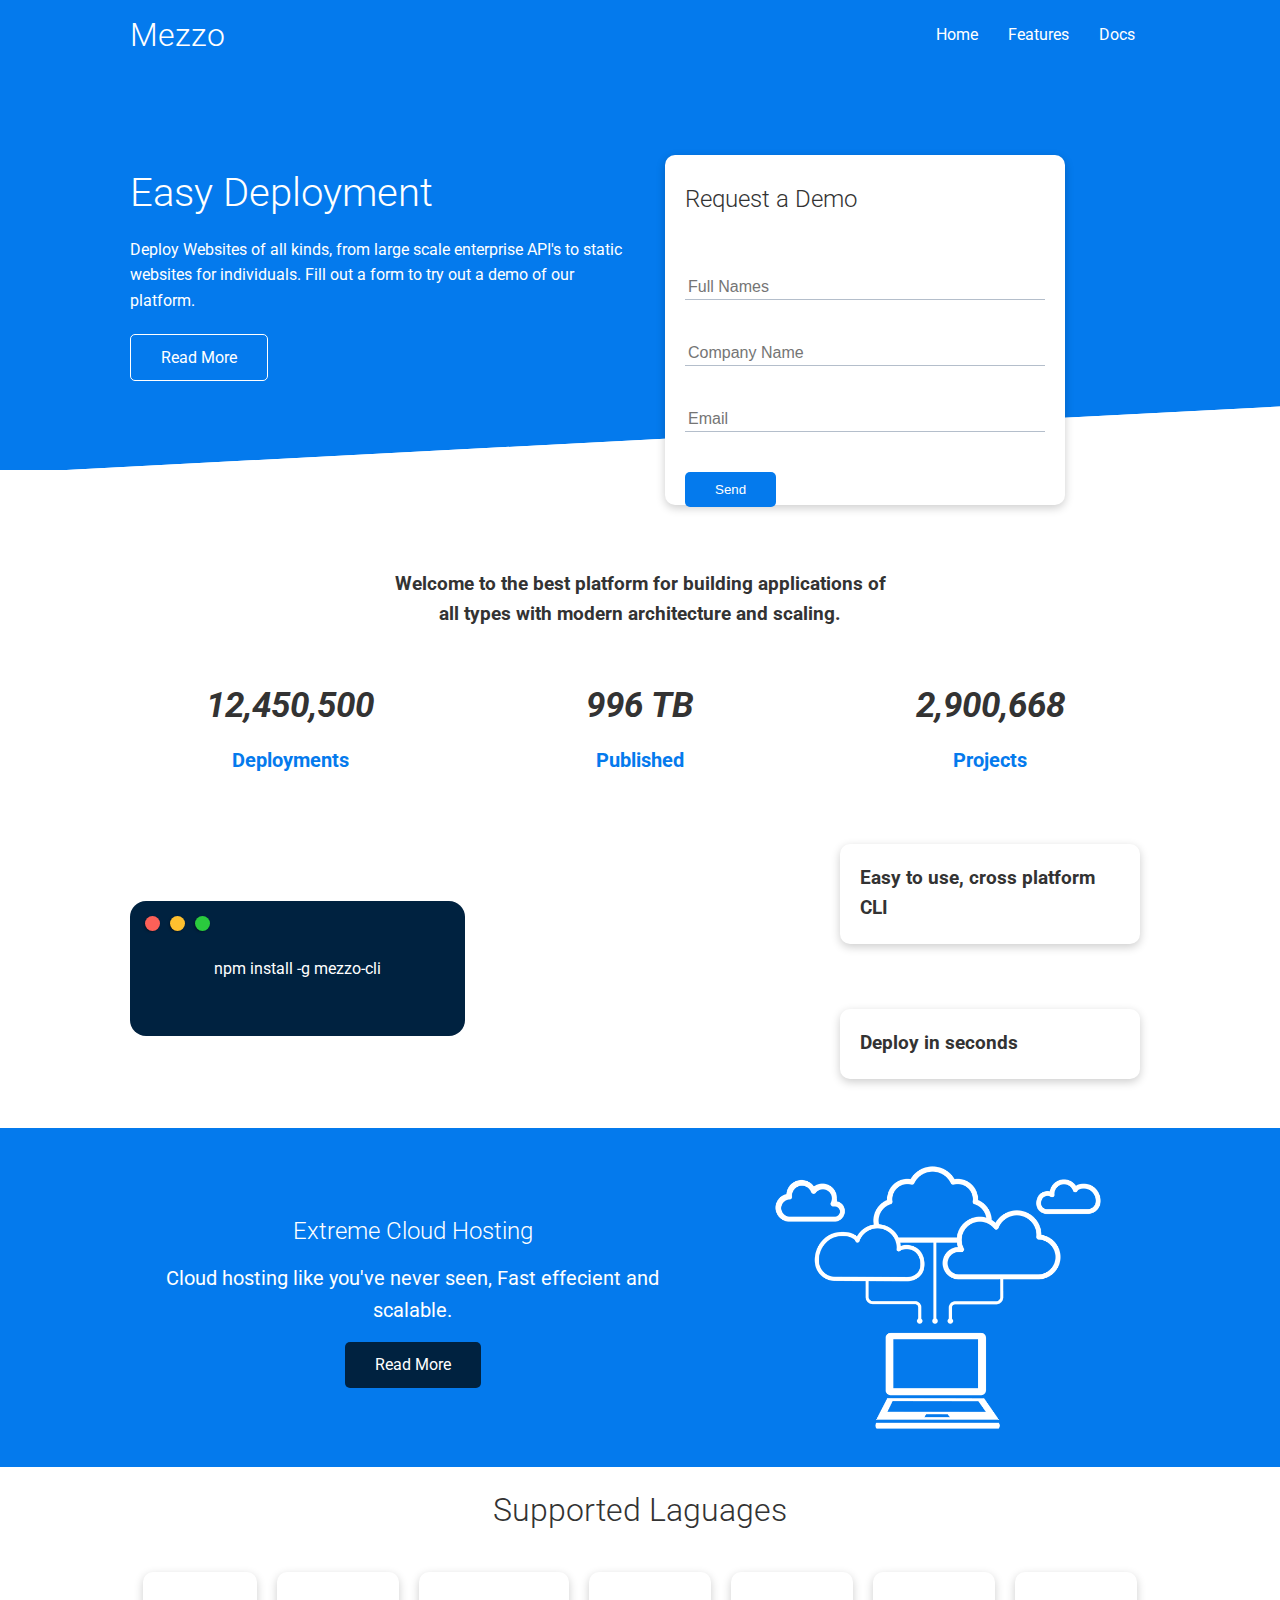
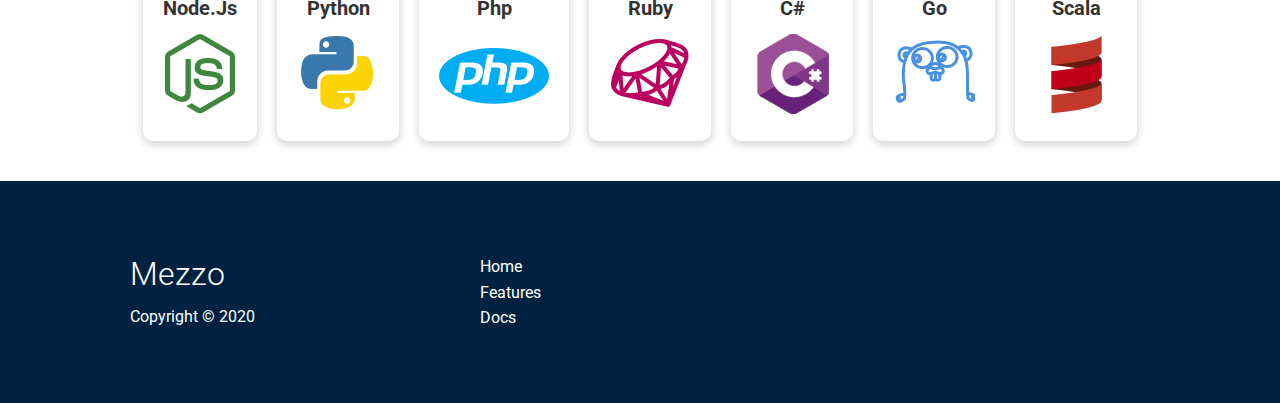
<file: index.html>
<!DOCTYPE html>
<html lang="en">
<head>
  <meta charset="UTF-8">
  <meta name="viewport" content="width=device-width, initial-scale=1.0">
  <link rel="stylesheet" href="https://cdnjs.cloudflare.com/ajax/libs/font-awesome/5.15.1/css/all.min.css" 
  integrity="sha512-+4zCK9k+qNFUR5X+cKL9EIR+ZOhtIloNl9GIKS57V1MyNsYpYcUrUeQc9vNfzsWfV28IaLL3i96P9sdNyeRssA==" crossorigin="anonymous" />
  <link rel="stylesheet" href="css/style.css">  
  <title>Mezzo Cloud Hosting</title>
</head>
<body>
    <div class="navbar">
        <div class="container flex">
          <h1 class="logo">Mezzo</h1>
          <nav>
              <ul>
                 <li><a href="index.html">Home</a></li>
                 <li><a href="features.html">Features</a></li>
                 <li><a href="docs.html">Docs</a></li>
              </ul>
          </nav>
        </div>
    </div>
    <section class="showcase">
            <div class="container grid">
                <div class="showcase-text">
                    <h1>Easy Deployment</h1>
                    <p>Deploy Websites of all kinds, from large scale 
                      enterprise API's to static websites for individuals.
                      Fill out a form to try out a demo of our platform.
                    </p>
                    <a href="features.html" class=" btn btn-outline">Read More</a>
                </div>
                <div class="showcase-form card">
                    <h2>Request a Demo</h2>
                    <form name="contact" method="POST"  netlify-honeypot="bot-field" data-netlify="true">
                        <input type="hidden" name="form-name" value="contact">
                        <p class="hidden">
                            <label>Don’t fill this out if you're human: <input name="bot-field" /></label>
                          </p>
                        <div class="form-control">
                            <input type="text" name="name" placeholder="Full Names"
                            required>                            
                        </div>
                        <div class="form-control">
                          <input type="text" name="company" placeholder="Company Name"
                          requeired>                            
                      </div>
                      <div class="form-control">
                        <input type="email" name="email" placeholder="Email" required>                            
                    </div>
                    <input type="submit" value="Send" class="btn btn-primary">
                    </form>
                </div>
            </div>
    </section>
    <section class="stats">
           <div class="container">
               <h3 class="stats-heading text-center my-1">
                  Welcome to the best platform for building applications
                  of all types with modern architecture and scaling.
               </h3>
               <div class="grid grid-3 text-center my-4">
                   <div>
                       <i class="fas fa-server fa-3x">
                          <h3>12,450,500</h3>
                       </i>
                       <p class="text-secondary">Deployments</p>
                   </div>
                   <div>
                       <i class="fas fa-upload fa-3x">
                          <h3>996 TB</h3>
                       </i>
                       <p class="text-secondary">Published</p>
                   </div>
                   <div>
                        <i class="fas fa-project-diagram fa-3x">
                            <h3>2,900,668</h3>
                        </i>
                        <p class="text-secondary">Projects</p>
                   </div>
               </div>
           </div>
    </section>
    <section class="cli">
            <div class="container grid">
                <div class="npm-container">
                    <div class="dots">
                        <div id="dot-1" class="browser-dot"></div>
                        <div id="dot-2" class="browser-dot"></div>
                        <div id="dot-3" class="browser-dot"></div>
                    </div>
                    <p>npm install -g mezzo-cli</p>
                </div>
                <div class="card">
                    <h3>Easy to use, cross platform CLI</h3>
                </div>
                <div class="card">
                    <h3>Deploy in seconds</h3>
                </div>
            </div>
    </section>
    <section class="cloud bg-primary my-2 py-2">
        <div class="container grid">
            <div class="text-center">
                <h2 class="lg">Extreme Cloud Hosting</h2>
                <p class="lead my-1">Cloud hosting like you've never seen,
                    Fast effecient and scalable.
                </p>
                <a href="features.html" class="btn btn-dark">Read More</a>
            </div>
            <img src="images/cloud.png" alt="">
        </div>
    </section>
    <section class="languages">
           <h2 class="md text-center my-2">
              Supported Laguages
           </h2>
           <div class="container flex">
               <div class="card">
                   <h4>Node.Js</h4>
                   <img src="images/logos/node.png" alt="">
               </div>
               <div class="card">
                    <h4>Python</h4>
                    <img src="images/logos/python.png" alt="">
               </div>
               <div class="card">
                    <h4>Php</h4>
                    <img src="images/logos/php.png" alt="">
               </div>
               <div class="card">
                    <h4>Ruby</h4>
                    <img src="images/logos/ruby.png" alt="">
                </div>
                <div class="card">
                    <h4>C#</h4>
                    <img src="images/logos/csharp.png" alt="">
               </div>
               <div class="card">
                    <h4>Go</h4>
                    <img src="images/logos/go.png" alt="">
               </div>
               <div class="card">
                    <h4>Scala</h4>
                    <img src="images/logos/scala.png" alt="">
               </div>
           </div>
    </section>
    <footer class="footer bg-dark py-5">
        <div class="container grid grid-3">
            <div>
                <h1>Mezzo</h1>
                <p>Copyright &copy; 2020</p>
            </div>
            <nav>
                <ul>
                    <li><a href="index.html">Home</a></li>
                    <li><a href="features.html">Features</a></li>
                    <li><a href="docs.html">Docs</a></li>
                </ul>
            </nav>
            <div class="social">
                <a href="#"><i class="fab fa-github fa-2x"></i></a>
                <a href="#"><i class="fab fa-facebook fa-2x"></i></a>
                <a href="#"><i class="fab fa-instagram fa-2x"></i></a>
                <a href="#"><i class="fab fa-twitter fa-2x"></i></a>
            </div>
        </div>
    </footer>
</body>
</html>
</file>
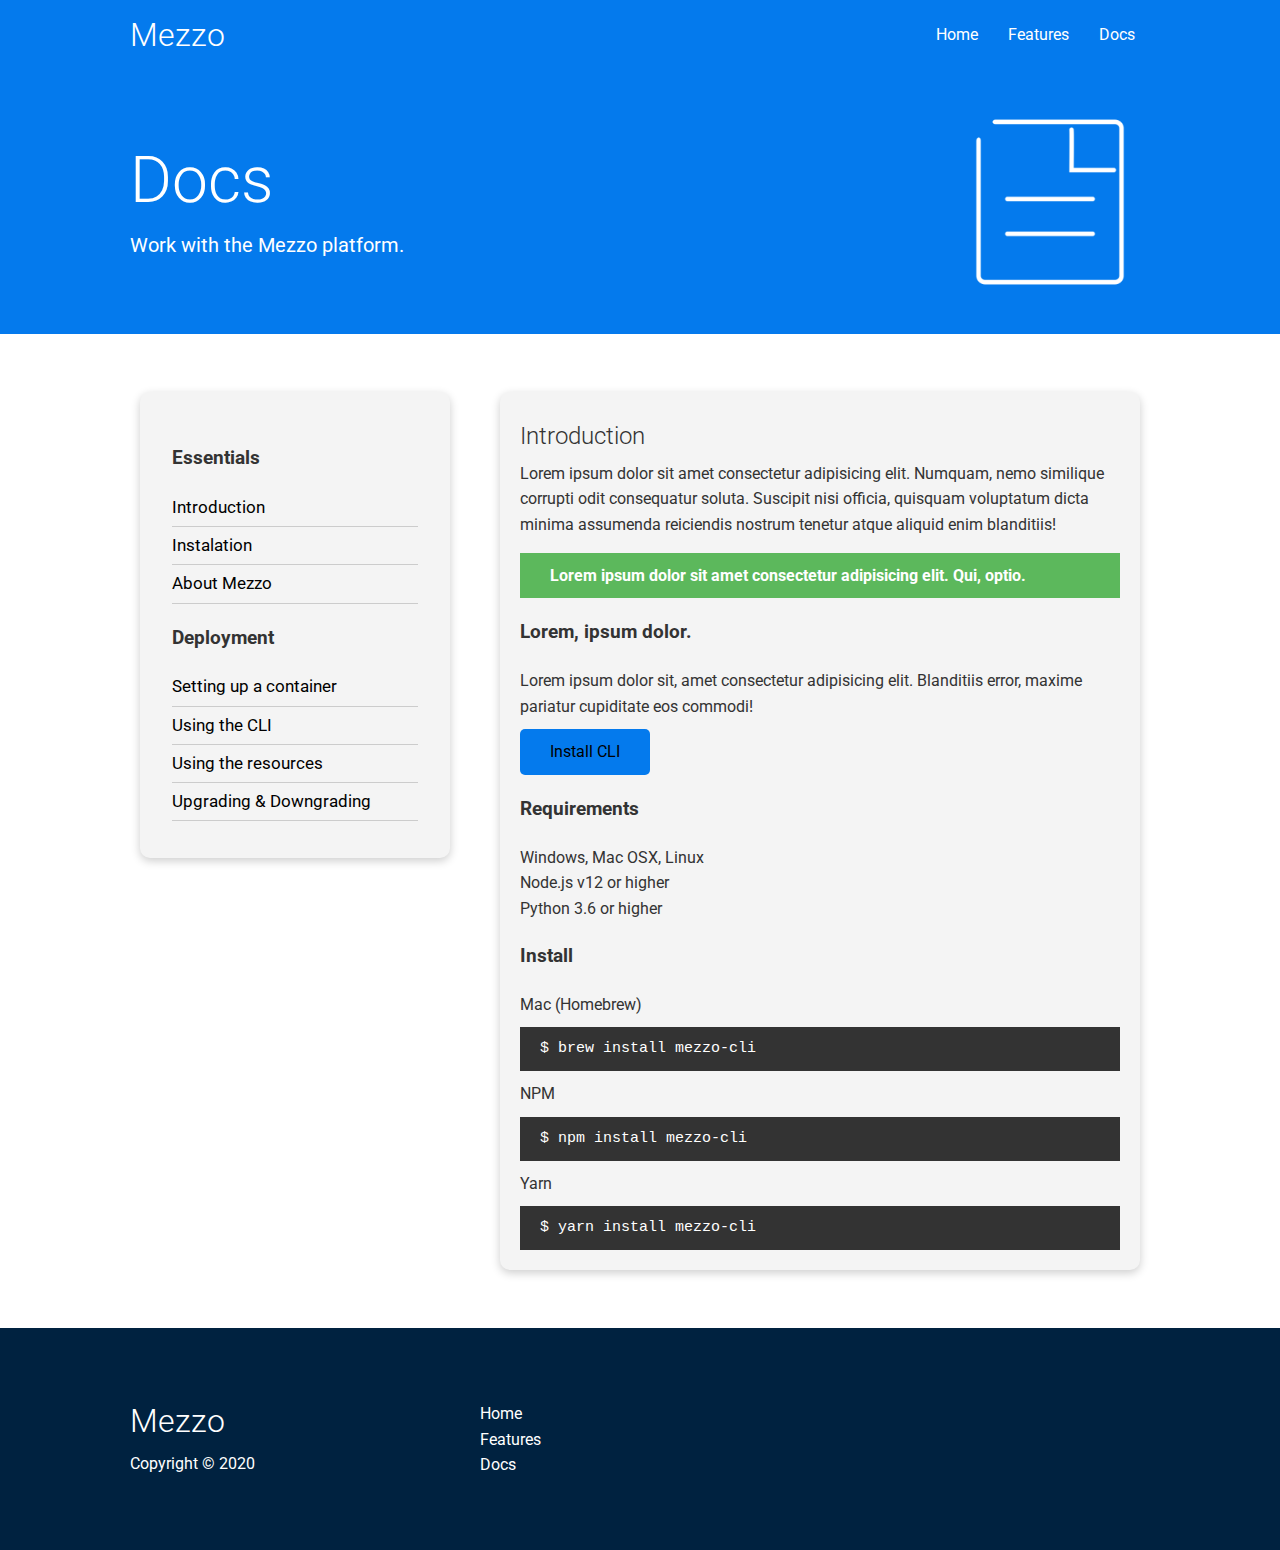
<file: docs.html>
<!DOCTYPE html>
<html lang="en">
<head>
  <meta charset="UTF-8">
  <meta name="viewport" content="width=device-width, initial-scale=1.0">
  <link rel="stylesheet" href="https://cdnjs.cloudflare.com/ajax/libs/font-awesome/5.15.1/css/all.min.css" 
  integrity="sha512-+4zCK9k+qNFUR5X+cKL9EIR+ZOhtIloNl9GIKS57V1MyNsYpYcUrUeQc9vNfzsWfV28IaLL3i96P9sdNyeRssA==" crossorigin="anonymous" />
  <link rel="stylesheet" href="css/style.css">  
  <title>Mezzo Cloud Hosting</title>
</head>
<body>
    <div class="navbar">
        <div class="container flex">
          <h1 class="logo">Mezzo</h1>
          <nav>
              <ul>
                 <li><a href="index.html">Home</a></li>
                 <li><a href="features.html">Features</a></li>
                 <li><a href="docs.html">Docs</a></li>
              </ul>
          </nav>
        </div>
    </div>
    <section class="docs-head bg-primary py-3">
      <div class="container grid">
        <div>
          <h1 class="xl">Docs</h1>
          <p class="lead">
            Work with the Mezzo platform.
          </p>
        </div>
        <img src="images/docs.png" alt="">
      </div>
    </section>
    <section class="docs-main my-4">
      <div class="container grid">
        <div class="card bg-light p-3">
          <h3 class="my-2">Essentials</h3>
          <nav>
            <ul>
              <li><a href="#">Introduction</a></li>
              <li><a href="#">Instalation</a></li>
              <li><a href="#">About Mezzo</a></li>
            </ul>
          </nav>
          <h3 class="my-2">Deployment</h3>
          <nav>
            <ul>
              <li><a href="#">Setting up a container</a></li>
              <li><a href="#">Using the CLI</a></li>
              <li><a href="#">Using the resources</a></li>
              <li><a href="#">Upgrading & Downgrading</a></li>
            </ul>
          </nav>
        </div>
        <div class="card">
          <h2>Introduction</h2>
          <p>Lorem ipsum dolor sit amet consectetur adipisicing elit.
             Numquam, nemo similique corrupti odit consequatur soluta.
              Suscipit nisi officia, quisquam voluptatum dicta minima
               assumenda reiciendis nostrum 
             tenetur atque aliquid enim blanditiis!</p>
             <div class="alert alert-success">
               <i class="fas fa-info"></i> Lorem ipsum dolor sit amet consectetur adipisicing elit. Qui, optio.
             </div>
             <h3>Lorem, ipsum dolor.</h3>
             <p>Lorem ipsum dolor sit, amet consectetur adipisicing elit.
                Blanditiis error, maxime pariatur cupiditate eos commodi!</p>
              <a href="#" class="btn btn-primary">Install CLI</a>
              <h3>Requirements</h3>
              <ul>
                <li>Windows, Mac OSX, Linux</li>
                <li>Node.js v12 or higher</li>
                <li>Python 3.6 or higher</li>
              </ul>
              <h3>Install</h3>
              <p>Mac (Homebrew)</p>
              <pre><code>$ brew install mezzo-cli</code></pre>
              <p>NPM</p>
              <pre><code>$ npm install mezzo-cli</code></pre>
              <p>Yarn</p>
              <pre><code>$ yarn install mezzo-cli</code></pre>
        </div>
      </div>
    </section>
    <footer class="footer bg-dark py-5">
        <div class="container grid grid-3">
            <div>
                <h1>Mezzo</h1>
                <p>Copyright &copy; 2020</p>
            </div>
            <nav>
                <ul>
                    <li><a href="index.html">Home</a></li>
                    <li><a href="features.html">Features</a></li>
                    <li><a href="docs.html">Docs</a></li>
                </ul>
            </nav>
            <div class="social">
                <a href="#"><i class="fab fa-github fa-2x"></i></a>
                <a href="#"><i class="fab fa-facebook fa-2x"></i></a>
                <a href="#"><i class="fab fa-instagram fa-2x"></i></a>
                <a href="#"><i class="fab fa-twitter fa-2x"></i></a>
            </div>
        </div>
    </footer>
</body>
</html>
</file>
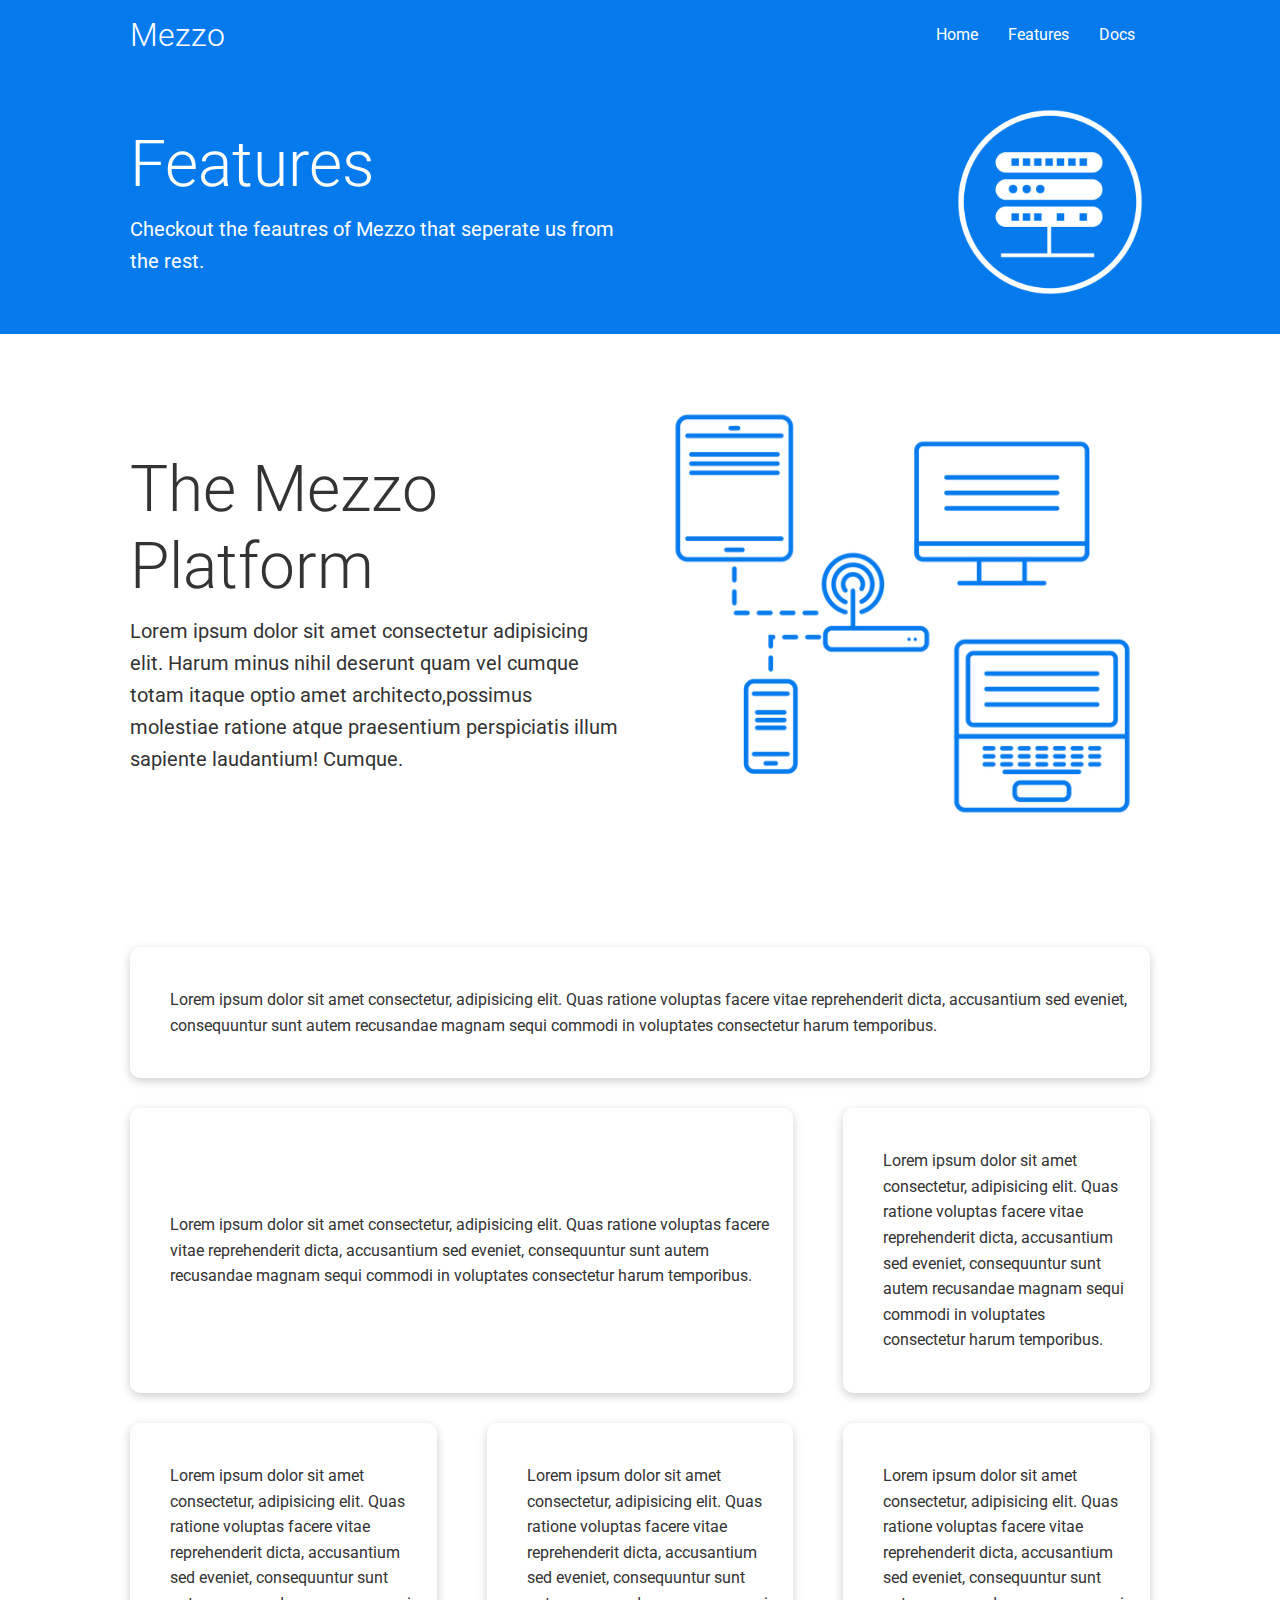
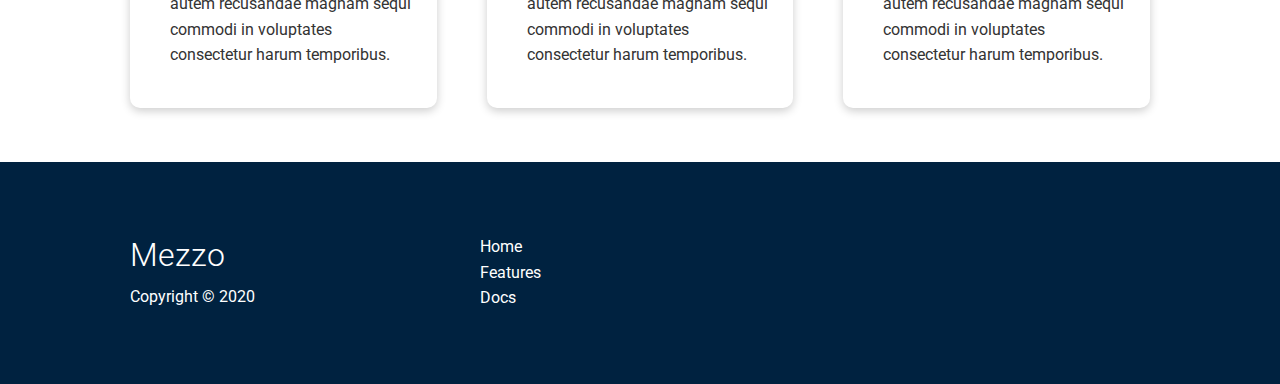
<file: features.html>
<!DOCTYPE html>
<html lang="en">
<head>
  <meta charset="UTF-8">
  <meta name="viewport" content="width=device-width, initial-scale=1.0">
  <link rel="stylesheet" href="https://cdnjs.cloudflare.com/ajax/libs/font-awesome/5.15.1/css/all.min.css" 
  integrity="sha512-+4zCK9k+qNFUR5X+cKL9EIR+ZOhtIloNl9GIKS57V1MyNsYpYcUrUeQc9vNfzsWfV28IaLL3i96P9sdNyeRssA==" crossorigin="anonymous" />
  <link rel="stylesheet" href="css/style.css">  
  <title>Mezzo Cloud Hosting</title>
</head>
<body>
    <div class="navbar">
        <div class="container flex">
          <h1 class="logo">Mezzo</h1>
          <nav>
              <ul>
                 <li><a href="index.html">Home</a></li>
                 <li><a href="features.html">Features</a></li>
                 <li><a href="docs.html">Docs</a></li>
              </ul>
          </nav>
        </div>
    </div>
    <section class="features-head bg-primary py-3">
      <div class="container grid">
        <div>
          <h1 class="xl">Features</h1>
          <p class="lead">
            Checkout the feautres of Mezzo that seperate us 
            from the rest.
          </p>
        </div>
        <img src="images/server.png" alt="">
      </div>
    </section>
    <section class="features-sub-head bg-light py-3">
        <div class="container grid">
            <div>
                <h1 class="xl">The Mezzo Platform</h1>
                <p class="lead">
                  Lorem ipsum dolor sit amet consectetur adipisicing elit. 
                  Harum minus nihil deserunt quam vel cumque totam itaque 
                  optio amet architecto,possimus molestiae ratione atque 
                  praesentium perspiciatis illum sapiente laudantium! Cumque.
                </p>
            </div>
            <img src="images/server2.png" alt="">
        </div>
    </section>
    <section class="features-main my-2">
         <div class="container grid grid-3">
           <div class="card flex">
             <i class="fas fa-server fa-3x"></i>
             <p>
               Lorem ipsum dolor sit amet consectetur, adipisicing elit. 
               Quas ratione voluptas facere vitae reprehenderit dicta, 
               accusantium sed eveniet, consequuntur sunt autem recusandae 
               magnam sequi commodi in voluptates consectetur harum temporibus.
             </p>
           </div>
           <div class="card flex">
            <i class="fas fa-network-wired fa-3x"></i>
            <p>
              Lorem ipsum dolor sit amet consectetur, adipisicing elit. 
              Quas ratione voluptas facere vitae reprehenderit dicta, 
              accusantium sed eveniet, consequuntur sunt autem recusandae 
              magnam sequi commodi in voluptates consectetur harum temporibus.
            </p>
          </div>
          <div class="card flex">
            <i class="fas fa-laptop fa-3x"></i>
            <p>
              Lorem ipsum dolor sit amet consectetur, adipisicing elit. 
              Quas ratione voluptas facere vitae reprehenderit dicta, 
              accusantium sed eveniet, consequuntur sunt autem recusandae 
              magnam sequi commodi in voluptates consectetur harum temporibus.
            </p>
          </div>
          <div class="card flex">
            <i class="fas fa-database fa-3x"></i>
            <p>
              Lorem ipsum dolor sit amet consectetur, adipisicing elit. 
              Quas ratione voluptas facere vitae reprehenderit dicta, 
              accusantium sed eveniet, consequuntur sunt autem recusandae 
              magnam sequi commodi in voluptates consectetur harum temporibus.
            </p>
          </div>
          <div class="card flex">
            <i class="fas fa-power-off fa-3x"></i>
            <p>
              Lorem ipsum dolor sit amet consectetur, adipisicing elit. 
              Quas ratione voluptas facere vitae reprehenderit dicta, 
              accusantium sed eveniet, consequuntur sunt autem recusandae 
              magnam sequi commodi in voluptates consectetur harum temporibus.
            </p>
          </div>
          <div class="card flex">
            <i class="fas fa-upload fa-3x"></i>
            <p>
              Lorem ipsum dolor sit amet consectetur, adipisicing elit. 
              Quas ratione voluptas facere vitae reprehenderit dicta, 
              accusantium sed eveniet, consequuntur sunt autem recusandae 
              magnam sequi commodi in voluptates consectetur harum temporibus.
            </p>
          </div>
         </div>
    </section>
    <footer class="footer bg-dark py-5">
        <div class="container grid grid-3">
            <div>
                <h1>Mezzo</h1>
                <p>Copyright &copy; 2020</p>
            </div>
            <nav>
                <ul>
                    <li><a href="index.html">Home</a></li>
                    <li><a href="features.html">Features</a></li>
                    <li><a href="docs.html">Docs</a></li>
                </ul>
            </nav>
            <div class="social">
                <a href="#"><i class="fab fa-github fa-2x"></i></a>
                <a href="#"><i class="fab fa-facebook fa-2x"></i></a>
                <a href="#"><i class="fab fa-instagram fa-2x"></i></a>
                <a href="#"><i class="fab fa-twitter fa-2x"></i></a>
            </div>
        </div>
    </footer>
</body>
</html>
</file>
<file: css/style.css>
@import url('https://fonts.googleapis.com/css2?family=Roboto:wght@300&display=swap');

* {
  box-sizing: border-box;
  margin: 0px;
  padding: 0px;
}

body {
  font-family: 'Roboto', sans-serif;
  color: #333;
  line-height: 1.6;
}

ul {
  list-style-type: none;
}

a {
  text-decoration: none;
}

h1, h2 {
  font-weight: 300;
  line-height: 1.2;
  margin: 10px 0;
}

p {
  margin: 10px 0;
}

img {
  width: 100%;
}


.navbar {
  background-color: #047aed;
  color: #fff;
  height: 70px;
}

.navbar ul {
  display: flex;
}

.navbar a {
  color: #fff;
  padding: 10px;
  margin: 0 5px;
}

.navbar a:hover {
  border-bottom: 2px solid #fff;
}

.navbar .flex {
  justify-content: space-between;
}

.showcase {
  height: 400px;
  background-color: #047aed;
  color: #fff;
  position: relative;
}

.showcase h1 {
  font-size: 40px;
}

.showcase p {
  margin: 20px 0;
}

.showcase-form {
  position: relative;
  top: 60px;
  height: 350px;
  width: 400px;
  padding: 40px;
  z-index: 100;
  animation: slideInFromRight 1s ease-in;
}

.showcase-text {
  animation: slideInFromLeft 1s ease-in;
}

.showcase-form .form-control {
  margin: 40px 0;
}

.showcase-form input[type='text'],
.showcase-form input[type='email'] {
  border: 0;
  border-bottom: 1px solid #b4becb;
  width: 100%;
  outline: none;
  padding: 3px;
  font-size: 16px;
}

.showcase::before, 
.showcase::after {
  content: '';
  position: absolute;
  height: 100px;
  bottom: -70px;
  right: 0;
  left: 0;
  background-color: #fff;
  transform: skewY(-3deg);
  -webkit-transform: skewY(-3deg);
  -moz-transform: skewY(-3deg);
  -ms-transform: skewY(-3deg);

} 

.stats {
  padding-top: 100px;
  animation: slideInFromBottom 1s ease-in;
}

.stats .stats-heading {
  max-width: 500px;
  margin: auto;  
}

.stats .grid h3 {
  font-size: 35px;
}

.stats .grid p {
  font-size: 20px;
  font-weight: bold;
}

.card {
  background-color: #fff;
  color: #333;
  border-radius: 10px;
  box-shadow: 0 3px 10px rgba(0, 0, 0, 0.2) ;
  padding: 20px;
  margin: 10px;
}

.btn {
  display: inline-block;
  padding: 10px 30px;
  cursor: pointer;
  background-color: #047aed;
  color: #fff;
  border: none;
  border-radius: 5px;
}
.btn-outline {
  background-color: transparent;
  border: 1px solid #fff;
}

.btn:hover {
  transform: scale(0.98);
}

.bg-primary, .btn-primary {
  background-color: #047aed;
  color: #fff;
  }
.bg-secondary, .btn-secodary {
  background-color: #047aed;
  color: #1c3fa8;
  }
.bg-dark, .btn-dark {
  background-color: #002240;
   color: #fff;
  }
.bg-light, .btn-light {
  background-color: #047aed;
  color: #333;
  }

  .text-primary, .text-primary {
    color: #047aed;
   
    }
  .text-secondary, .text-secodary {
    color: #047aed;
    
    }
  .text-dark, .text-dark {
    color: #002240;
  
    }
  .text-light, .text-light {
    color: #047aed;
    
    }
  

.bg-primary a, .btn-primary a,
.bg-secondary a, .btn-secodary a,
.bg-dark a, .btn-dark a {
  color: #fff;
  
}

.lead {
  font-size: 20px;
}

.sm {
  font-size: 1rem;
}

.md {
  font-size: 2rem;
}

lg {
  font-size: 3rem;
}

.xl {
  font-size: 4rem;
}

.text-center {
  text-align: center;
}

.container {
  max-width: 1100px;
  margin: 0 auto;
  overflow: auto;
  padding: 0 40px;
}

.flex {
  display: flex;
  justify-content: center;
  align-items: center;
  height: 100%;
}

.grid {
  display: grid;
  grid-template-columns: repeat(2, 1fr);
  gap: 30px;
  justify-content: center;
  align-items: center;
  height: 100%;
  overflow: visible;
}

.grid-3 {
  grid-template-columns: repeat(3, 1fr);
}

.cli .grid {
  grid-template-columns: repeat(3, 1fr);
  grid-template-rows: repeat(2, 1fr);
}

.cli .grid > *:first-child {
  grid-column: 1 / span 2;
  grid-row: 1 / span 2;
}

.cloud .grid {
  grid-template-columns: 4fr 3fr;
}

.languages .flex {
  flex-wrap: wrap;
}

.languages .card {
  text-align: center;
  margin: 18px 10px 40px;
  transition: transform 0.2px ease-in;
}

.languages .card h4 {
  font-size: 20px;
  margin-bottom: 10px;
}
.languages .card:hover {
  transform: translateY(-15px);
}

.features-head img {
  width: 200px;
  justify-self: flex-end;
}



.features-sub-head {
  background-color: #fff;
}

.dots {
	display: flex;
	padding: 10px;
}

#dot-1{
	background-color:  #FC6058;
}

#dot-2{
	background-color:  #FEC02F;
}

#dot-3{
	background-color:  #2ACA3E;
}

.browser-dot{
	background-color: black;
	height: 15px;
	width: 15px;
	border-radius: 50%;
	margin: 5px;

	-webkit-box-shadow: -1px 1px 3px -1px rgba(0,0,0,0.75);
	-moz-box-shadow: -1px 1px 3px -1px rgba(0,0,0,0.75);
	box-shadow: -1px 1px 3px -1px rgba(0,0,0,0.75);

}

.npm-container {
  background-color: #002240;
  border-radius: 1rem;
  width: 50%;
  height: 50%;
}

.npm-container p {
  color: #fff;
  text-align: center;
}


.features-main .card .fa-server i {
  background-color: #333;
  color: #333;
}

.features-main .card > i {
  margin-right: 20px;
}

.features-main .grid {
  padding: 30px;
}

.features-main .grid > *:first-child {
  grid-column: 1 / span 3;
}

.features-main .grid > *:nth-child(2) {
  grid-column: 1 / span 2;
}

.docs-head img {
  width: 200px;
  justify-self: flex-end;
}

.docs-main h3 {
  margin: 20px 0;
}

.docs-main .grid {
  grid-template-columns: 1fr 2fr;
  align-items: flex-start;
}

.docs-main nav li {
  font-size: 17px;
  padding-bottom: 5px;
  margin-bottom: 5px;
  border-bottom: 1px solid #ccc;
}

.docs-main a:hover {
  font-weight: bold;
}

.docs-main a {
 color: #000000;
}

.docs-main .card {
  background-color: #f4f4f4;
}

.alert {
  background-color: #f4f4f4;
  padding: 10px 20px;
  margin: 15px 0;
  font-weight: bold;
}

.alert i {
  margin-right: 10px;
}
.alert-success {
  background-color: #5cb85c;
  color: #fff;
}

.alert-error {
  background-color: #d9534f;
  color: #fff;
}

code, pre {
  background-color: #333;
  color: #fff;
  padding: 10px;
  font-size: 15px;
}

.hidden {
  visibility: hidden;
  height: 0;
}

.footer .social a {
  margin: 0 10px;
}

.my-1 {
  margin: 1rem 0;
}

.my-2 {
  margin: 1.5rem 0;
}

.my-3 {
  margin: 2rem 0;
}

.my-4 {
  margin: 3rem 0;
}

.my-5 {
  margin: 4rem 0;
}

.m-1 {
  margin: 1rem;
}

.m-2 {
  margin: 1.5rem;
}

.m-3 {
  margin: 2rem;
}

.m-4 {
  margin: 3rem;
}

.m-5 {
  margin: 4rem;
}

.py-1 {
 padding: 1rem 0;
}

.py-2 {
  padding: 1.5rem 0;
}

.py-3 {
  padding: 2rem 0;
}

.py-4 {
  padding: 3rem 0;
}

.py-5 {
  padding: 4rem 0;
}

.p-1 {
  padding: 1rem;
}

.p-2 {
  padding: 1.5rem;
}

.p-3 {
 padding: 2rem;
}

.p-4 {
  padding: 3rem;
}

.p-5 {
  padding: 4rem;
}

/* Animations */

@keyframes slideInFromLeft {
  0% {
    transform: translateX(-100%);
  }

  100% {
    transform: translateX(0);
  }
}

@keyframes slideInFromRight {
  0% {
    transform: translateX(100%);
  }

  100% {
    transform: translateX(0);
  }
}

@keyframes slideInFromTop {
  0% {
    transform: translateY(-100%);
  }

  100% {
    transform: translateX(0);
  }
}

@keyframes slideInFromBottom {
  0% {
    transform: translateY(100%);
  }

  100% {
    transform: translateX(0);
  }
}

/* Tablets and under */

@media (max-width: 768px) {
  .grid, 
  .showcase .grid,
  .stats .grid,
  .cli .grid,
  .cloud .grid, 
  .features-main .grid,
   .docs-main .grid {
    grid-template-columns: 1fr;
    grid-template-rows: 1fr;
  }

  .showcase {
    height: auto;
  }

  .showcase-text {
    text-align: center;
    margin-top: 40px;
    animation: slideInFromTop 1s ease-in;
  }
  .showcase-form {
    justify-self: center;
    margin: auto;
    animation: slideInFromBottom 1s ease-in;
  }
  .cli .grid > *:first-child {
    grid-column: 1;
    grid-row: 1;
  }

  .features-head,
  .features-sub-head,
  .docs-head {
    text-align: center;
  }

  .features-head img,
  .features-sub-head img,
  .docs-head img {
    justify-self: center;
  }

  .features-main .grid > *:first-child,
  .features-main .grid > *:nth-child(2) {
   grid-column: 1;
  }
}

/* Mobile */

@media (max-width: 500px) {
  .navbar {
    height: 110px;
  }

  .navbar .flex {
    flex-direction: column;
  }

  .navbar ul {
    padding: 10px;
    background-color: rgba(0, 0, 0, 0.1);
  }
  
  .showcase {
    align-content: center;
  }
}
</file>
